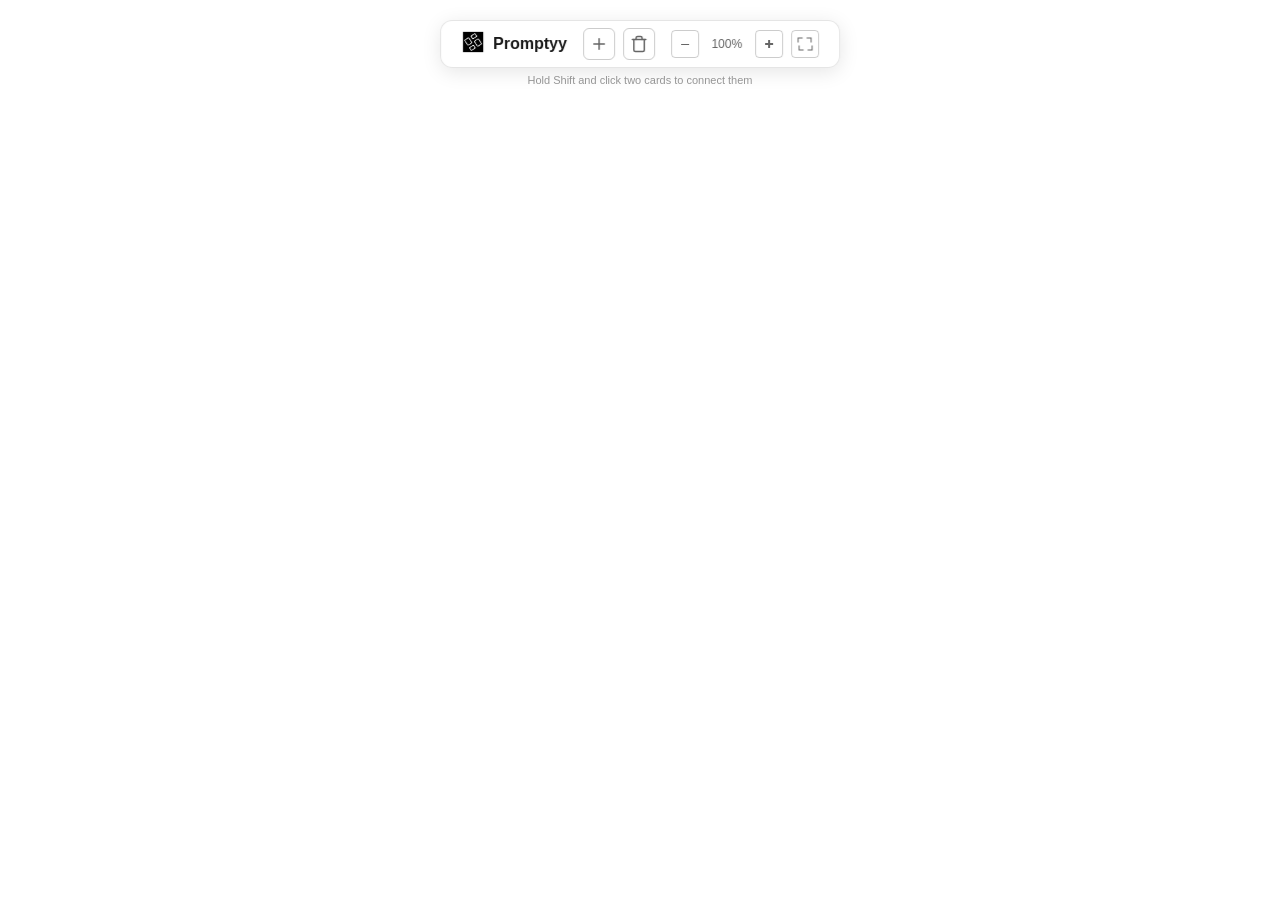
<file: index.html>
<!DOCTYPE html>
<html lang="en">
<head>
    <meta charset="UTF-8">
    <meta name="viewport" content="width=device-width, initial-scale=1.0">
    <title>Promptyy - Visual Idea Organization</title>
<link rel="icon" href="./icon.png" type="image/png">
<link rel="apple-touch-icon" href="./icon.png">
<link rel="shortcut icon" href="./icon.png">
    <link rel="stylesheet" href="styles/main.css">
    
    <!-- Google Analytics -->
    <!-- Google tag (gtag.js) -->
    <script async src="https://www.googletagmanager.com/gtag/js?id=G-LMWQ99DM6J"></script>
    <script>
      window.dataLayer = window.dataLayer || [];
      function gtag(){dataLayer.push(arguments);}
      gtag('js', new Date());

      gtag('config', 'G-LMWQ99DM6J');
    </script>
</head>
<body class="index-page">
    <!-- Floating Header Bar -->
    <div class="floating-bar">
        <!-- Left Section: Logo and Brand -->
        <div class="bar-left">
            <div class="logo-section">
                <a href="home.html" class="logo-link">
                    <div class="logo"><img src="./icon.png" alt="Logo" style="width: 24px; height: 24px;"></div>
                    <span class="brand-name">Promptyy</span>
                </a>
            </div>
        </div>

        <!-- Center Section: Action Buttons -->
        <div class="bar-center">
            <button class="action-btn-add" title="Add">
                <svg width="18" height="18" viewBox="0 0 24 24" fill="none" stroke="currentColor" stroke-width="2" stroke-linecap="round" stroke-linejoin="round">
                    <line x1="12" y1="5" x2="12" y2="19"></line>
                    <line x1="5" y1="12" x2="19" y2="12"></line>
                </svg>
            </button>
            <button class="action-btn-delete" title="Delete All">
                <svg width="18" height="18" viewBox="0 0 24 24" fill="none" stroke="currentColor" stroke-width="2" stroke-linecap="round" stroke-linejoin="round">
                    <polyline points="3,6 5,6 21,6"></polyline>
                    <path d="m19,6v14a2,2 0 0,1 -2,2H7a2,2 0 0,1 -2,-2V6m3,0V4a2,2 0 0,1 2,-2h4a2,2 0 0,1 2,2v2"></path>
                </svg>
            </button>
        </div>

        <!-- Right Section: Zoom Controls -->
        <div class="bar-right">
            <div class="zoom-controls">
                <button class="zoom-btn" id="zoom-out" title="Zoom Out">
                    <svg width="16" height="16" viewBox="0 0 16 16" fill="currentColor">
                        <path d="M4 8h8v1H4V8z"/>
                    </svg>
                </button>
                <span class="zoom-level">100%</span>
                <button class="zoom-btn" id="zoom-in" title="Zoom In">
                    <svg width="16" height="16" viewBox="0 0 16 16" fill="currentColor">
                        <path d="M7 4v3H4v2h3v3h2V9h3V7h-3V4H7z"/>
                    </svg>
                </button>
                <button class="zoom-btn" id="fit-screen" title="Fit Screen">
                    <svg width="16" height="16" viewBox="0 0 16 16" fill="currentColor">
                        <path d="M1.5 1.5h4v1h-4v4h-1v-5h5v1zM10.5 1.5h4v5h-1v-4h-4v-1h5zM14.5 14.5h-4v-1h4v-4h1v5h-5v-1zM5.5 14.5h-4v-5h1v4h4v1h-5v-1z"/>
                    </svg>
                </button>
            </div>
        </div>
    </div>

    <!-- Instructions -->
    <div class="instructions">
        <span class="instruction-text desktop-text">Hold Shift and click two cards to connect them</span>
        <span class="instruction-text mobile-text">Tap Connect button, then tap two cards to connect</span>
        <div class="mobile-connection-buttons">
            <button class="mobile-connect-btn" id="mobile-connect-btn" title="Connect Cards">
                <svg width="16" height="16" viewBox="0 0 24 24" fill="none" stroke="currentColor" stroke-width="2" stroke-linecap="round" stroke-linejoin="round">
                    <path d="M10 13a5 5 0 0 0 7.54.54l3-3a5 5 0 0 0-7.07-7.07l-1.72 1.71"></path>
                    <path d="M14 11a5 5 0 0 0-7.54-.54l-3 3a5 5 0 0 0 7.07 7.07l1.71-1.71"></path>
                </svg>
                <span class="btn-text">Connect</span>
            </button>
            <button class="mobile-disconnect-btn" id="mobile-disconnect-btn" title="Disconnect Cards">
                <svg width="16" height="16" viewBox="0 0 24 24" fill="none" stroke="currentColor" stroke-width="2" stroke-linecap="round" stroke-linejoin="round">
                    <line x1="18" y1="6" x2="6" y2="18"></line>
                    <line x1="6" y1="6" x2="18" y2="18"></line>
                </svg>
                <span class="btn-text">Disconnect</span>
            </button>
        </div>
    </div>

    <!-- Main Content Area -->
    <main class="main-content">
        <div class="canvas-area">
            <!-- Your canvas content will go here -->
        </div>
    </main>

    <script src="scripts/main.js"></script>
</body>
</html>
</file>
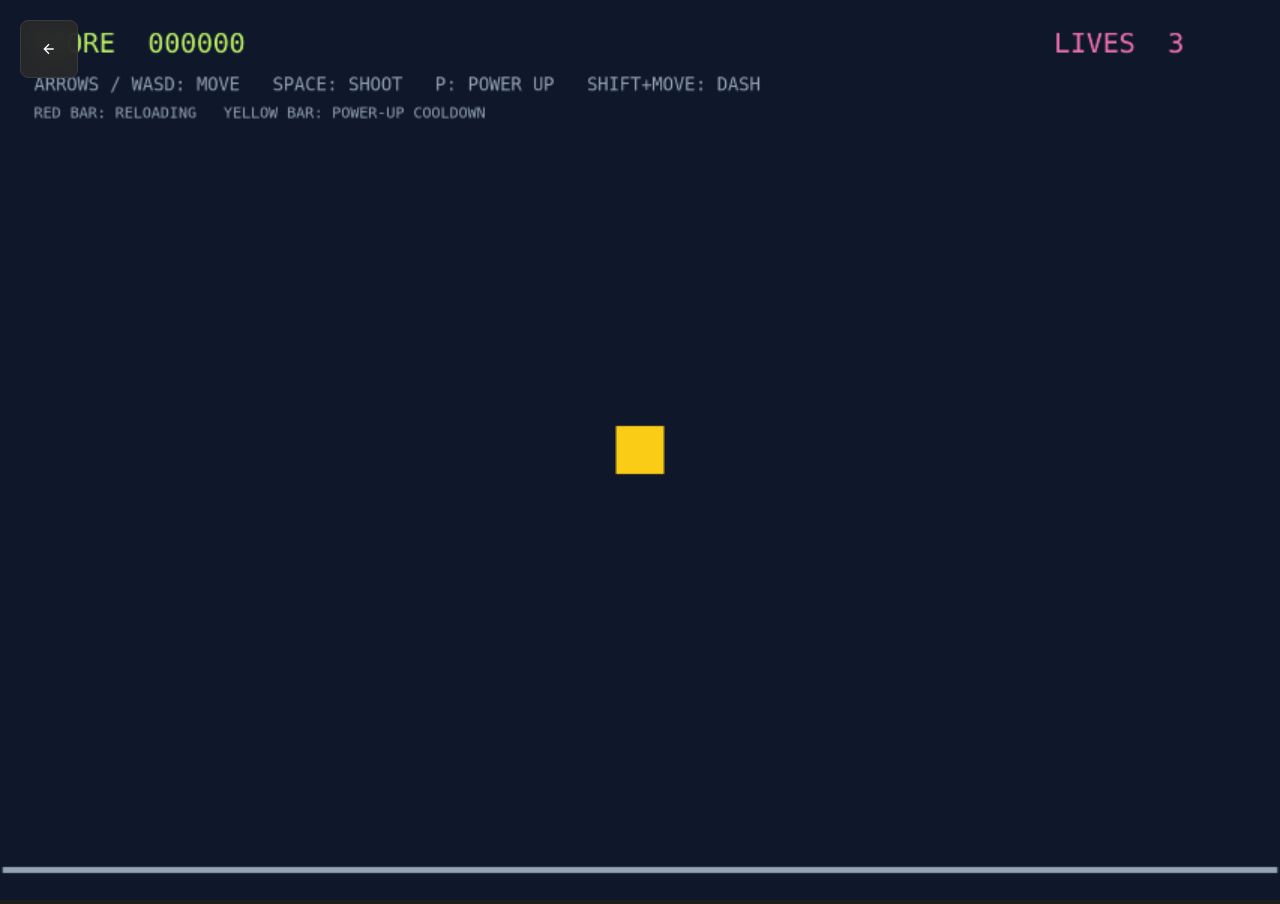
<file: game/index.html>
<!DOCTYPE html>
<html lang="en">
  <head>
    <meta charset="UTF-8" />
    <link rel="icon" href="../icon.png" />
    <meta name="viewport" content="width=device-width, initial-scale=1.0" />
    <title>Build Game - Promptyy</title>
    <script type="module" crossorigin src="./assets/index-yx-SxuXK.js"></script>
        <!-- Google Analytics -->
   <!-- Google tag (gtag.js) -->
<script async src="https://www.googletagmanager.com/gtag/js?id=G-LMWQ99DM6J"></script>
<script>
  window.dataLayer = window.dataLayer || [];
  function gtag(){dataLayer.push(arguments);}
  gtag('js', new Date());

  gtag('config', 'G-LMWQ99DM6J');
</script>
    <style>
      body {
        margin: 0;
        padding: 0;
        background-color: #1e1e1e;
        font-family: -apple-system, BlinkMacSystemFont, 'Segoe UI', Roboto, sans-serif;
      }
      
      .game-nav {
        position: fixed;
        top: 20px;
        left: 20px;
        z-index: 1000;
      }
      
      .back-btn {
        display: flex;
        align-items: center;
        justify-content: center;
        padding: 8px;
        background-color: rgba(42, 42, 42, 0.9);
        border: 1px solid #3a3a3a;
        border-radius: 8px;
        color: #ffffff;
        text-decoration: none;
        transition: all 0.2s ease;
        backdrop-filter: blur(10px);
        width: 40px;
        height: 40px;
      }
      
      .back-btn:hover {
        background-color: rgba(58, 58, 58, 0.9);
        border-color: #4a4a4a;
        transform: translateY(-1px);
      }
      
      .back-btn svg {
        width: 16px;
        height: 16px;
      }
    </style>
  </head>
  <body>
    <nav class="game-nav">
      <a href="../home.html" class="back-btn">
        <svg viewBox="0 0 24 24" fill="none" stroke="currentColor" stroke-width="2">
          <path d="M19 12H5M12 19l-7-7 7-7"/>
        </svg>
      </a>
    </nav>
  </body>
</html>
</file>
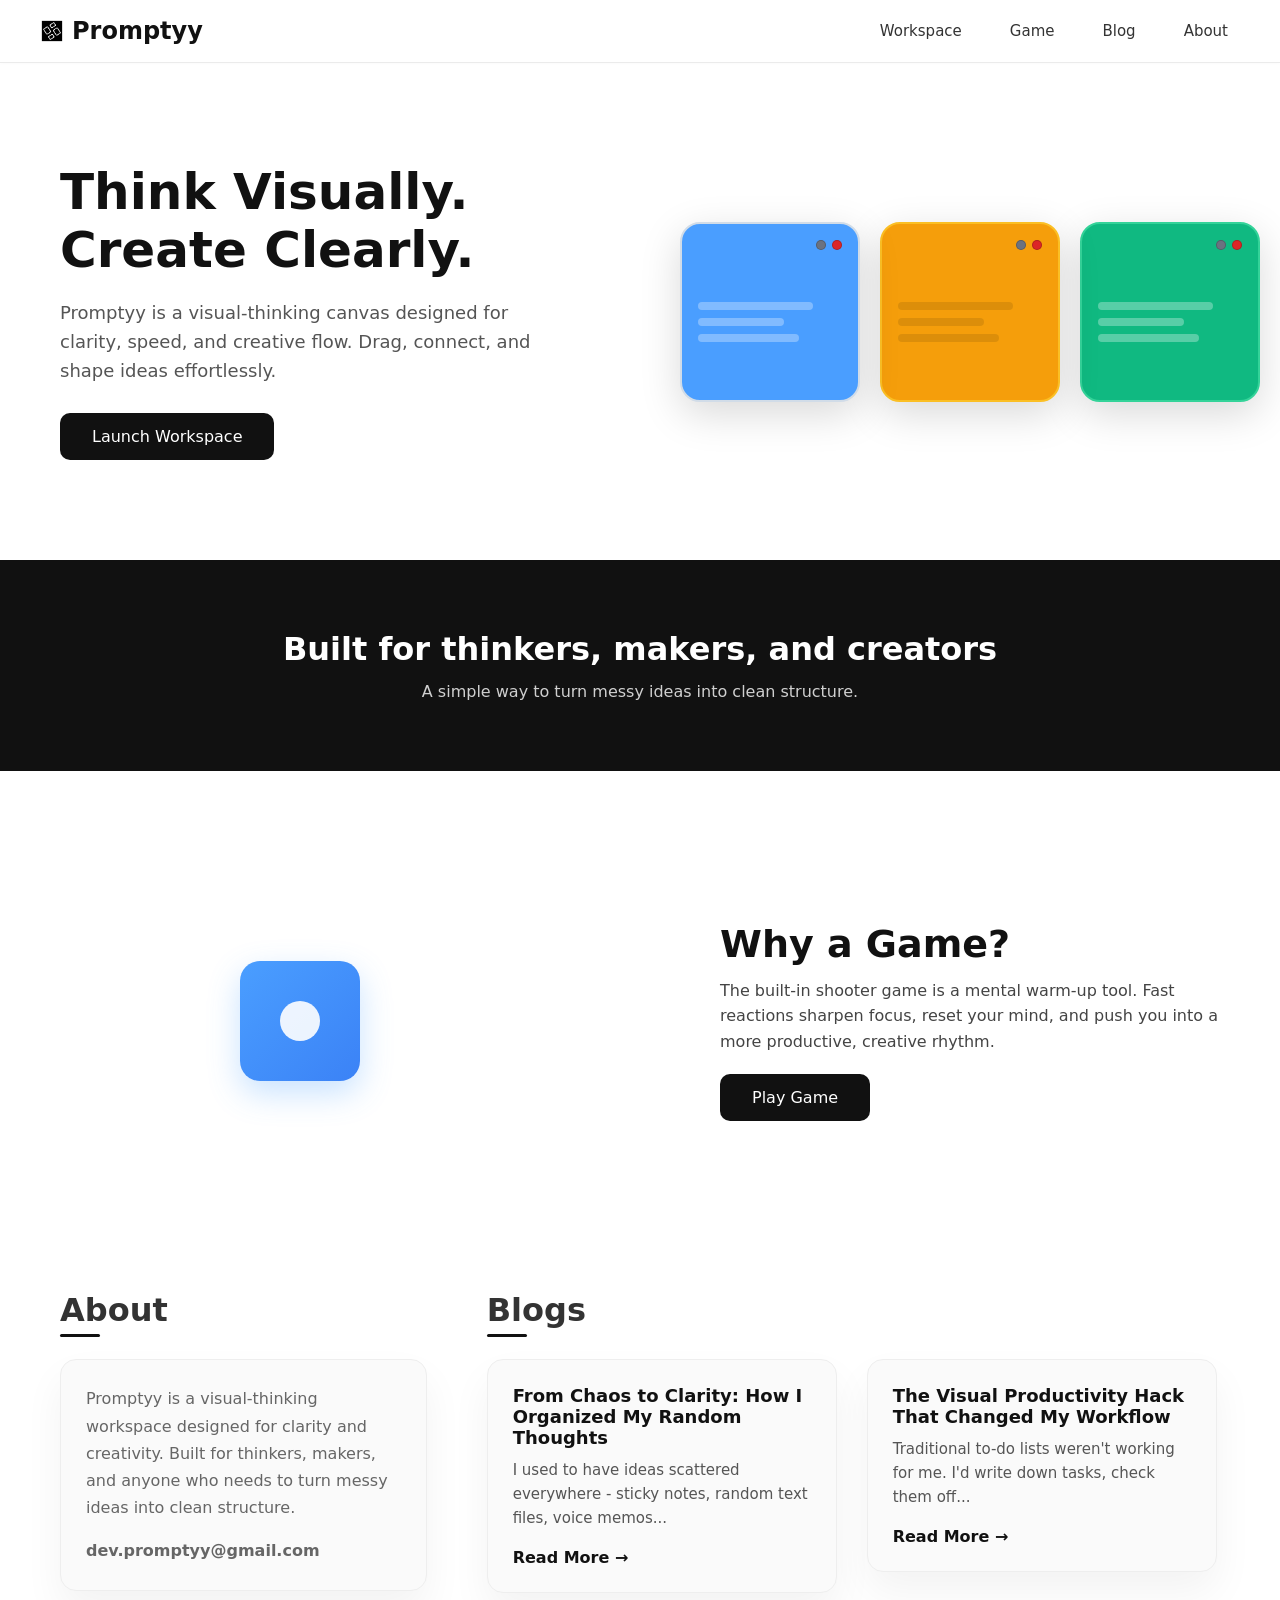
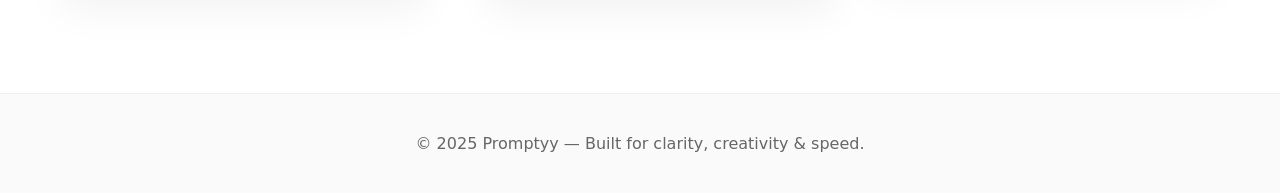
<file: home.html>
<!DOCTYPE html>
<html lang="en">
<head>
<link rel="icon" href="./icon.png" type="image/png">
<link rel="apple-touch-icon" href="./icon.png">
<link rel="shortcut icon" href="./icon.png">
<meta charset="UTF-8">
<meta name="viewport" content="width=device-width, initial-scale=1.0">
<title>Promptyy — Visual Thinking Workspace</title>

<!-- Workspace CSS (kept separate) -->
<link rel="stylesheet" href="./styles/workspace.css">

<style>
/* ------------- MAIN PAGE LAYOUT CSS ------------- */
/* (Clean, stable, fully aligned) */

body {
  margin: 0;
  font-family: system-ui, sans-serif;
  background: #fff;
  color: #111;
  scroll-behavior: smooth;
}

/* NAVIGATION */
nav {
  display: flex;
  justify-content: space-between;
  align-items: center;
  padding: 16px 40px;
  background: rgba(255,255,255,0.98);
  backdrop-filter: blur(20px);
  border-bottom: 1px solid rgba(0,0,0,0.08);
  position: sticky;
  top: 0;
  z-index: 1000;
  box-shadow: 0 1px 3px rgba(0,0,0,0.02);
}

.nav-left {
  font-size: 24px;
  font-weight: 700;
  display: flex;
  align-items: center;
  gap: 8px;
}

.nav-left-icon {
  width: 24px;
  height: 24px;
}

.nav-right {
  display: flex;
  gap: 24px;
  align-items: center;
}

.nav-right a {
  text-decoration: none;
  color: #333;
  font-size: 15px;
  font-weight: 500;
  padding: 6px 12px;
  border-radius: 6px;
  transition: all 0.2s ease;
  position: relative;
}

.nav-right a:hover {
  background: rgba(0,0,0,0.04);
  transform: translateY(-1px);
}

.nav-right a:active {
  transform: translateY(0);
  background: rgba(0,0,0,0.08);
}

/* UNIFIED SECTION SPACING */
section {
  padding: 100px clamp(20px, 5vw, 60px);
  max-width: 1300px;
  margin: auto;
}

.game-section {
  padding-bottom: 60px;
}

.about-blog-section {
  padding-top: 60px;
}

/* HERO SECTION */
.hero {
  display: flex;
  align-items: center;
  justify-content: space-between;
  gap: 60px;
  flex-wrap: wrap;
}

.hero-left {
  max-width: 500px;
}

.hero-left h1 {
  font-size: clamp(34px, 5vw, 50px);
  margin-bottom: 20px;
}

.hero-left p {
  color: #555;
  font-size: 18px;
  line-height: 1.6;
}

.hero-btn {
  margin-top: 28px;
  display: inline-block;
  padding: 14px 32px;
  background: #111;
  color: #fff;
  text-decoration: none;
  border-radius: 10px;
  font-size: 16px;
}

/* HERO UI MOCK */
.ui-mock {
  width: 600px;
  height: 240px;
  max-width: 100%;
  position: relative;
  display: flex;
  align-items: center;
  justify-content: flex-start;
  padding-left: 60px;
}

.ui-card {
  position: absolute;
  width: 180px;
  height: 180px;
  background: #4a9eff;
  border: 2px solid #d1dce8;
  border-radius: 20px;
  padding: 16px;
  box-shadow: 0 12px 40px rgba(0,0,0,0.15);
  display: flex;
  flex-direction: column;
  animation: floatIn 0.6s ease-out;
}

.ui-card.card-1 {
  background: #4a9eff;
  border-color: #d1dce8;
  z-index: 3;
  animation-delay: 0.1s;
}

.ui-card.card-2 {
  background: #f59e0b;
  border-color: #fbbf24;
  transform: translate(200px, 0);
  z-index: 2;
  animation-delay: 0.3s;
}

.ui-card.card-3 {
  background: #10b981;
  border-color: #34d399;
  transform: translate(400px, 0);
  z-index: 1;
  animation-delay: 0.5s;
}

.ui-card-header {
  height: 20px;
  display: flex;
  justify-content: flex-end;
  gap: 6px;
}

.ui-dot {
  width: 10px;
  height: 10px;
  border-radius: 50%;
  border: 1px solid rgba(0,0,0,0.2);
}

.ui-dot.color {
  background: #6b7280;
}

.ui-dot.delete {
  background: #dc2626;
}

.ui-card-content {
  flex: 1;
  display: flex;
  flex-direction: column;
  justify-content: center;
  gap: 8px;
  padding: 8px 0;
}

.ui-text-bar {
  height: 8px;
  border-radius: 4px;
  background: rgba(255, 255, 255, 0.3);
}

.ui-text-bar.bar-1 {
  width: 80%;
}

.ui-text-bar.bar-2 {
  width: 60%;
}

.ui-text-bar.bar-3 {
  width: 70%;
}

.ui-card.card-2 .ui-text-bar {
  background: rgba(0, 0, 0, 0.1);
}

@keyframes floatIn {
  from {
    opacity: 0;
    transform: scale(0.8) translateY(20px);
  }
  to {
    opacity: 1;
    transform: scale(1) translateY(0);
  }
}

/* VALIDATION BANNER */
.validation {
  background: #111;
  color: #fff;
  text-align: center;
  padding: 70px 20px;
}

.validation h2 {
  font-size: 32px;
  margin-bottom: 14px;
}

/* GAME SECTION */
.game-section {
  display: flex;
  align-items: center;
  justify-content: space-between;
  gap: 60px;
  flex-wrap: wrap;
}

.game-preview-mock {
  width: 480px;
  height: 300px;
  background: transparent;
  position: relative;
  overflow: hidden;
  display: flex;
  align-items: center;
  justify-content: center;
}

.game-square {
  width: 120px;
  height: 120px;
  background: linear-gradient(135deg, #4a9eff 0%, #3b82f6 100%);
  border-radius: 20px;
  box-shadow: 0 12px 32px rgba(74, 158, 255, 0.3);
  animation: pulse 2s ease-in-out infinite;
}

.game-square::before {
  content: '';
  position: absolute;
  top: -20px;
  left: -20px;
  right: -20px;
  bottom: -20px;
  border: 3px solid rgba(74, 158, 255, 0.3);
  border-radius: 24px;
  animation: rotate 3s linear infinite;
}

.game-square::after {
  content: '';
  position: absolute;
  top: 50%;
  left: 50%;
  transform: translate(-50%, -50%);
  width: 40px;
  height: 40px;
  background: rgba(255, 255, 255, 0.9);
  border-radius: 50%;
  animation: innerPulse 2s ease-in-out infinite;
}

@keyframes pulse {
  0%, 100% { transform: scale(1); }
  50% { transform: scale(1.1); }
}

@keyframes rotate {
  0% { transform: rotate(0deg); }
  100% { transform: rotate(360deg); }
}

@keyframes innerPulse {
  0%, 100% { 
    transform: translate(-50%, -50%) scale(1);
    opacity: 0.9;
  }
  50% { 
    transform: translate(-50%, -50%) scale(1.2);
    opacity: 0.6;
  }
}

.game-text {
  max-width: 500px;
}

.game-text h2 {
  font-size: 38px;
  margin-bottom: 12px;
}

.game-text p {
  line-height: 1.6;
  color: #444;
}

/* ABOUT & BLOG SECTION */
.about-blog-section {
  display: flex;
  justify-content: space-between;
  gap: 60px;
  align-items: flex-start;
  flex-wrap: wrap;
}

.about-left {
  flex: 1;
  min-width: 300px;
  max-width: 400px;
}

.about-left h2 {
  font-size: 32px;
  margin-bottom: 30px;
  color: #333;
  position: relative;
}

.about-left h2::after {
  content: '';
  position: absolute;
  bottom: -8px;
  left: 0;
  width: 40px;
  height: 3px;
  background: #111;
  border-radius: 2px;
}

.about-card {
  background: #fafafa;
  padding: 25px;
  border-radius: 16px;
  border: 1px solid #eee;
  box-shadow: 0 20px 40px rgba(0,0,0,0.05);
  height: 100%;
  display: flex;
  flex-direction: column;
  justify-content: space-between;
}

.about-card p {
  color: #666;
  line-height: 1.7;
  font-size: 16px;
  margin-bottom: 16px;
}

.about-card p:last-child {
  margin-bottom: 0;
}

.blog-right {
  flex: 2;
  min-width: 400px;
}

.blog-right h2 {
  font-size: 32px;
  margin-bottom: 30px;
  color: #333;
  position: relative;
}

.blog-right h2::after {
  content: '';
  position: absolute;
  bottom: -8px;
  left: 0;
  width: 40px;
  height: 3px;
  background: #111;
  border-radius: 2px;
}

.blog-grid {
  display: flex;
  gap: 30px;
  flex-wrap: wrap;
  height: 100%;
}

.blog-card {
  flex: 1;
  min-width: 280px;
  max-width: 350px;
  background: #fafafa;
  padding: 25px;
  border-radius: 16px;
  border: 1px solid #eee;
  box-shadow: 0 20px 40px rgba(0,0,0,0.05);
  height: 100%;
  display: flex;
  flex-direction: column;
  justify-content: space-between;
}

.blog-card h3 {
  margin-bottom: 10px;
  font-size: 18px;
}

.blog-card p {
  color: #555;
  line-height: 1.6;
  margin-bottom: 18px;
  font-size: 15px;
}

.blog-card a {
  text-decoration: none;
  font-weight: 600;
  color: #111;
}

/* FOOTER */
footer {
  padding: 40px;
  background: #fafafa;
  text-align: center;
  color: #666;
  border-top: 1px solid #eee;
}

/* RESPONSIVE FIXES (REMOVES SCATTERING) */
@media (max-width: 900px) {
  body {
    overflow-x: hidden;
  }

  .hero,
  .game-section {
    flex-direction: column;
    text-align: center;
  }

  .hero-left,
  .game-text {
    max-width: 600px;
  }

  .game-preview-mock {
    width: 100%;
    max-width: 450px;
  }

  nav {
    padding: 12px 20px;
    position: fixed;
    top: 0;
    left: 0;
    right: 0;
    z-index: 1000;
  }

  .nav-right {
    display: none;
  }

  .hero {
    padding-top: 80px;
    min-height: 100vh;
    display: flex;
    flex-direction: column;
    justify-content: flex-start;
    overflow: hidden;
  }

  .ui-mock {
    width: 100vw;
    max-width: 100vw;
    height: 50vh;
    overflow-x: auto;
    overflow-y: hidden;
    padding-left: 20px;
    margin: 20px -20px;
  }

  .ui-card {
    min-width: 180px;
    flex-shrink: 0;
  }

  section {
    padding: 60px 20px;
  }
}

</style>
</head>

<body>

<nav>
  <div class="nav-left"><img src="./icon.png" alt="Promptyy" class="nav-left-icon"> Promptyy</div>
  <div class="nav-right">
    <a href="#workspace">Workspace</a>
    <a href="#game">Game</a>
    <a href="#blog">Blog</a>
    <a href="#about">About</a>
  </div>
</nav>

<!-- HERO / WORKSPACE -->
<section class="hero" id="workspace">
  <div class="hero-left">
    <h1>Think Visually. Create Clearly.</h1>
    <p>Promptyy is a visual-thinking canvas designed for clarity, speed, and creative flow.  
       Drag, connect, and shape ideas effortlessly.</p>

    <a href="index.html" class="hero-btn">Launch Workspace</a>
  </div>

  <div class="ui-mock">
    <div class="ui-card card-1">
      <div class="ui-card-header">
        <div class="ui-dot color"></div>
        <div class="ui-dot delete"></div>
      </div>
      <div class="ui-card-content">
        <div class="ui-text-bar bar-1"></div>
        <div class="ui-text-bar bar-2"></div>
        <div class="ui-text-bar bar-3"></div>
      </div>
    </div>
    
    <div class="ui-card card-2">
      <div class="ui-card-header">
        <div class="ui-dot color"></div>
        <div class="ui-dot delete"></div>
      </div>
      <div class="ui-card-content">
        <div class="ui-text-bar bar-1"></div>
        <div class="ui-text-bar bar-2"></div>
        <div class="ui-text-bar bar-3"></div>
      </div>
    </div>
    
    <div class="ui-card card-3">
      <div class="ui-card-header">
        <div class="ui-dot color"></div>
        <div class="ui-dot delete"></div>
      </div>
      <div class="ui-card-content">
        <div class="ui-text-bar bar-1"></div>
        <div class="ui-text-bar bar-2"></div>
        <div class="ui-text-bar bar-3"></div>
      </div>
    </div>
  </div>
</section>

<!-- VALIDATION -->
<section class="validation">
  <h2>Built for thinkers, makers, and creators</h2>
  <p style="opacity:0.8;">A simple way to turn messy ideas into clean structure.</p>
</section>

<!-- GAME -->
<section class="game-section" id="game">
  <div class="game-preview-mock">
    <div class="game-square"></div>
  </div>

  <div class="game-text">
    <h2>Why a Game?</h2>
    <p>The built-in shooter game is a mental warm-up tool.  
       Fast reactions sharpen focus, reset your mind, and push you into a more productive, creative rhythm.</p>

    <a href="game/index.html" class="hero-btn" style="margin-top:20px;">Play Game</a>
  </div>
</section>

<!-- ABOUT & BLOG -->
<section class="about-blog-section" id="about">
  <div class="about-left">
    <h2>About</h2>
    <div class="about-card">
      <p>Promptyy is a visual-thinking workspace designed for clarity and creativity.  
         Built for thinkers, makers, and anyone who needs to turn messy ideas into clean structure.</p>
      <p><strong>dev.promptyy@gmail.com</strong></p>
    </div>
  </div>
  
  <div class="blog-right" id="blog">
    <h2>Blogs</h2>
    <div class="blog-grid">
      <div class="blog-card">
        <h3>From Chaos to Clarity: How I Organized My Random Thoughts</h3>
        <p>I used to have ideas scattered everywhere - sticky notes, random text files, voice memos...</p>
        <a href="blog-visual-thinking.html">Read More →</a>
      </div>
      <div class="blog-card">
        <h3>The Visual Productivity Hack That Changed My Workflow</h3>
        <p>Traditional to-do lists weren't working for me. I'd write down tasks, check them off...</p>
        <a href="blog-productivity-hacks.html">Read More →</a>
      </div>
    </div>
  </div>
</section>

<footer>
  © 2025 Promptyy — Built for clarity, creativity & speed.
</footer>

</body>
</html>
</file>
<file: styles/main.css>
/* Reset and Base Styles */
* {
    margin: 0;
    padding: 0;
    box-sizing: border-box;
}

/* Only apply fixed positioning to index.html body */
body.index-page {
    font-family: -apple-system, BlinkMacSystemFont, 'Segoe UI', Roboto, Oxygen, Ubuntu, Cantarell, sans-serif;
    background-color: #ffffff;
    color: #1a1a1a;
    height: 100vh;
    overflow: hidden;
    width: 100vw;
    position: fixed;
}

/* Default body styles for other pages */
body {
    font-family: -apple-system, BlinkMacSystemFont, 'Segoe UI', Roboto, Oxygen, Ubuntu, Cantarell, sans-serif;
    background-color: #ffffff;
    color: #1a1a1a;
    height: 100vh;
    overflow: hidden;
}

/* Floating Bar */
.floating-bar {
    position: fixed;
    top: 20px;
    left: 50%;
    transform: translateX(-50%);
    height: 48px;
    background-color: #ffffff;
    border: 1px solid rgba(0, 0, 0, 0.1);
    border-radius: 12px;
    display: flex;
    align-items: center;
    justify-content: space-between;
    padding: 0 20px;
    z-index: 1000;
    backdrop-filter: blur(10px);
    background-color: rgba(255, 255, 255, 0.95);
    box-shadow: 0 4px 20px rgba(0, 0, 0, 0.1);
    min-width: auto;
    width: auto;
    gap: 16px;
}

/* Bar Left Section */
.bar-left {
    display: flex;
    align-items: center;
    flex: 0 0 auto;
}

.logo-section {
    display: flex;
    align-items: center;
    gap: 8px;
}

.logo-link {
    display: flex;
    align-items: center;
    gap: 8px;
    text-decoration: none;
    color: inherit;
    transition: opacity 0.2s ease;
}

.logo-link:hover {
    opacity: 0.8;
}

.logo {
    font-size: 20px;
    font-weight: bold;
    color: #4a9eff;
}

.brand-name {
    font-size: 16px;
    font-weight: 600;
    color: #1a1a1a;
}

/* Bar Center Section */
.bar-center {
    display: flex;
    justify-content: center;
    align-items: center;
    gap: 8px;
    flex: 0 0 auto;
}

.bar-center .action-btn-add,
.bar-center .action-btn-delete {
    display: flex;
    align-items: center;
    justify-content: center;
    width: 32px;
    height: 32px;
    border: 1px solid rgba(0, 0, 0, 0.2);
    background-color: transparent;
    border-radius: 6px;
    cursor: pointer;
    transition: all 0.2s ease;
    color: #666666;
}

.bar-center .action-btn-add:hover,
.bar-center .action-btn-delete:hover {
    border-color: #1a1a1a;
    color: #1a1a1a;
    background-color: rgba(0, 0, 0, 0.05);
    transform: scale(1.02);
}

.bar-center .action-btn-add:focus,
.bar-center .action-btn-delete:focus {
    outline-offset: 2px;
    border-color: #4a9eff;
}

.bar-center .action-btn-add:active,
.bar-center .action-btn-delete:active {
    border-color: #ffffff;
    color: #ffffff;
    transform: scale(1.04);
}

/* Bar Right Section */
.bar-right {
    display: flex;
    align-items: center;
    gap: 8px;
    flex: 0 0 auto;
}

.bar-right .zoom-controls {
    background-color: transparent;
    padding: 0;
    border: none;
    border-radius: 0;
    position: static;
    bottom: auto;
    left: auto;
    box-shadow: none;
}

/* Zoom Controls in Bar */
.zoom-controls {
    display: flex;
    align-items: center;
    gap: 8px;
}

.zoom-btn {
    display: flex;
    align-items: center;
    justify-content: center;
    width: 28px;
    height: 28px;
    border: 1px solid rgba(0, 0, 0, 0.2);
    background-color: transparent;
    border-radius: 4px;
    cursor: pointer;
    transition: all 0.2s ease;
    color: #666666;
}

.zoom-btn:hover {
    border-color: #1a1a1a;
    color: #1a1a1a;
    background-color: rgba(0, 0, 0, 0.05);
    transform: scale(1.02);
}

.zoom-level {
    font-size: 12px;
    font-weight: 500;
    color: #666666;
    min-width: 40px;
    text-align: center;
}

/* Instructions */
.instructions {
    position: fixed;
    top: 70px;
    left: 50%;
    transform: translateX(-50%);
    z-index: 999;
    pointer-events: none;
    display: flex;
    align-items: center;
    gap: 8px;
}

.instruction-text {
    color: #999999;
    padding: 4px 8px;
    font-size: 11px;
    font-weight: 400;
    white-space: nowrap;
}

.desktop-text {
    display: block;
}

.mobile-text {
    display: none;
}

.mobile-connect-btn,
.mobile-disconnect-btn {
    display: flex;
    align-items: center;
    gap: 4px;
    background: rgba(74, 158, 255, 0.15);
    color: #4a9eff;
    border: 1px solid rgba(74, 158, 255, 0.3);
    padding: 4px 8px;
    border-radius: 6px;
    font-size: 11px;
    font-weight: 500;
    cursor: pointer;
    transition: all 0.2s ease;
    pointer-events: all;
    min-height: 32px;
    min-width: 80px;
    justify-content: center;
    position: relative;
    z-index: 1;
}

.mobile-connect-btn:hover,
.mobile-disconnect-btn:hover {
    background: rgba(74, 158, 255, 0.25);
    border-color: rgba(74, 158, 255, 0.5);
}

.mobile-connect-btn.active {
    background: rgba(74, 158, 255, 0.4);
    border-color: #4a9eff;
    color: #ffffff;
}

.mobile-disconnect-btn.active {
    background: rgba(255, 74, 74, 0.4);
    border-color: #ff4a4a;
    color: #ffffff;
}

.mobile-disconnect-btn {
    background: rgba(255, 74, 74, 0.15);
    color: #ff4a4a;
    border: 1px solid rgba(255, 74, 74, 0.3);
}

.mobile-disconnect-btn:hover {
    background: rgba(255, 74, 74, 0.25);
    border-color: rgba(255, 74, 74, 0.5);
}

.mobile-connection-btn {
    display: none;
    align-items: center;
    gap: 4px;
    background: rgba(74, 158, 255, 0.15);
    color: #4a9eff;
    border: 1px solid rgba(74, 158, 255, 0.3);
    padding: 4px 8px;
    border-radius: 6px;
    font-size: 11px;
    font-weight: 500;
    cursor: pointer;
    transition: all 0.2s ease;
    pointer-events: all;
}

.mobile-connection-btn.active {
    background: rgba(74, 158, 255, 0.4);
    border-color: #4a9eff;
    color: #ffffff;
}

.mobile-connection-buttons {
    display: none;
    align-items: center;
    gap: 6px;
}

/* Action button menu */
.action-btn-menu {
    display: none;
    align-items: center;
    justify-content: center;
    width: 32px;
    height: 32px;
    border: 1px solid #3a3a3a;
    background-color: transparent;
    border-radius: 6px;
    cursor: pointer;
    transition: all 0.2s ease;
    color: #cccccc;
}

.action-btn-menu:hover {
    border-color: #ffffff;
    color: #ffffff;
    transform: scale(1.02);
}

.action-btn-menu:focus {
    outline-offset: 2px;
    border-color: #4a9eff;
}

.action-btn-menu:active {
    border-color: #ffffff;
    color: #ffffff;
    transform: scale(1.04);
}

/* Main Content Area */
.main-content {
    height: 100vh;
    position: relative;
}

.canvas-area {
    width: 100%;
    height: 100%;
    background-color: #ffffff;
    display: flex;
    align-items: center;
    justify-content: center;
    position: relative;
}

.canvas-area::before {
    display: none;
}

/* Responsive Design */
@media (max-width: 768px) {
    .floating-bar {
        min-width: auto;
        width: 95%;
        padding: 0 12px;
        gap: 0;
        top: 10px;
        justify-content: space-between;
    }
    
    .bar-left {
        flex: 0 0 auto;
    }
    
    .bar-center {
        gap: 8px;
        flex: 1 1 auto;
        justify-content: center;
        margin: 0 8px;
    }
    
    .bar-right {
        flex: 0 0 auto;
    }
    
    .bar-left .brand-name {
        display: none;
    }
    
    .bar-right .zoom-controls {
        gap: 6px;
    }
    
    .zoom-btn {
        width: 24px;
        height: 24px;
    }
    
    .zoom-level {
        font-size: 10px;
        min-width: 32px;
    }
    
    .instructions {
        top: 60px;
        flex-direction: column;
        gap: 4px;
    }
    
    .desktop-text {
        display: none;
    }
    
    .mobile-text {
        display: block;
    }
    
    .mobile-connection-btn {
        display: none;
    }
    
    .mobile-connection-buttons {
        display: flex;
    }
    
    .mobile-connect-btn,
    .mobile-disconnect-btn {
        min-height: 44px;
        min-width: 44px;
        padding: 8px 12px;
        font-size: 12px;
    }
    
    .mobile-connect-btn::after,
    .mobile-disconnect-btn::after {
        content: '';
        position: absolute;
        top: -10px;
        left: -10px;
        right: -10px;
        bottom: -10px;
    }
    
    .resizable-card {
        width: 140px;
        height: 140px;
        min-width: 120px;
        min-height: 120px;
        max-width: 85vw;
        max-height: 50vh;
    }
    
    .resizable-card .card-header {
        height: 50px;
        padding: 8px;
    }
    
    .resizable-card .card-controls {
        padding: 10px;
        gap: 6px;
    }
    
    .resizable-card .control-dot {
        width: 20px;
        height: 20px;
        min-width: 44px;
        min-height: 44px;
    }
    
    .resizable-card .card-content {
        padding: 15px;
    }
    
    .resizable-card .content-area {
        font-size: 16px;
        padding: 8px;
    }
    
    .resize-handle {
        width: 24px;
        height: 24px;
        min-width: 44px;
        min-height: 44px;
        bottom: 6px;
        right: 6px;
    }
}

@media (max-width: 480px) {
    .floating-bar {
        width: 98%;
        padding: 0 6px;
    }
    
    .logo {
        font-size: 18px;
    }
    
    .action-btn-add,
    .action-btn-delete,
    .action-btn-menu {
        width: 28px;
        height: 28px;
    }
    
    .zoom-btn {
        width: 22px;
        height: 22px;
    }
    
    .zoom-level {
        font-size: 9px;
        min-width: 28px;
    }
}

/* Animation and Transitions */
@keyframes fadeIn {
    from {
        opacity: 0;
        transform: translateX(-50%) translateY(-10px);
    }
    to {
        opacity: 1;
        transform: translateX(-50%) translateY(0);
    }
}

.floating-bar {
    animation: fadeIn 0.3s ease-out;
}

/* Focus States */
.zoom-btn:focus {
    outline-offset: 2px;
    border-color: #4a9eff;
}

.bar-center .action-btn-add:focus,
.bar-center .action-btn-delete:focus,
.action-btn-menu:focus {
    outline-offset: 2px;
    border-color: #4a9eff;
}

/* Disabled States */
.zoom-btn:disabled,
.bar-center .action-btn-add:disabled,
.bar-center .action-btn-delete:disabled,
.action-btn-menu:disabled {
    opacity: 0.5;
    cursor: not-allowed;
    border-color: #3a3a3a;
    color: #3a3a3a;
}

.zoom-btn:disabled:hover,
.bar-center .action-btn-add:disabled:hover,
.bar-center .action-btn-delete:disabled:hover,
.action-btn-menu:disabled:hover {
    border-color: #3a3a3a;
    color: #3a3a3a;
    transform: none;
}

/* Simple Colored Card */
.resizable-card {
    position: absolute;
    top: 100px;
    left: 100px;
    transform: scale(0.9);
    width: 150px;
    height: 150px;
    min-width: 120px;
    min-height: 120px;
    background: var(--card-primary, #4a9eff);
    border: 2px solid var(--card-border, #d1dce8);
    border-radius: 20px;
    box-shadow: 0 8px 25px rgba(0, 0, 0, 0.15);
    z-index: 1500;
    opacity: 0;
    transition: all 0.3s cubic-bezier(0.34, 1.56, 0.64, 1);
    cursor: grab;
    display: flex;
    flex-direction: column;
    padding: 10px;
}

.resizable-card.selected-for-connection {
    border-width: 4px;
}

.canvas-area.connection-mode-active {
    background: rgba(74, 158, 255, 0.02);
    border: 2px dashed rgba(74, 158, 255, 0.3);
}

.canvas-area.disconnect-mode-active {
    background: rgba(255, 100, 100, 0.02);
    border: 2px dashed rgba(255, 100, 100, 0.3);
}

.resizable-card.show {
    opacity: 1;
    transform: scale(1);
}

.resizable-card.dragging {
    cursor: grabbing;
    box-shadow: 0 12px 35px rgba(0, 0, 0, 0.4);
    transform: scale(1.05);
}

.resizable-card.removing {
    opacity: 0;
    transform: scale(0.8);
    transition: all 0.3s cubic-bezier(0.4, 0, 0.2, 1);
}

/* Card Header */
.resizable-card .card-header {
    display: flex;
    align-items: center;
    justify-content: flex-end;
    padding: 0;
    height: 20px;
    flex-shrink: 0;
    cursor: grab;
    border-radius: 20px 20px 0 0;
}

.resizable-card .card-header:active {
    cursor: grabbing;
}

/* Card Controls */
.resizable-card .card-controls {
    display: flex;
    gap: 4px;
    padding: 8px;
}

.resizable-card .control-dot {
    width: 12px;
    height: 12px;
    border-radius: 50%;
    cursor: pointer;
    transition: all 0.2s ease;
    border: 1px solid rgba(0, 0, 0, 0.3);
}

.resizable-card .color-dot {
    background: rgba(107, 114, 128, 0.8);
}

.resizable-card .delete-dot {
    background: rgba(220, 38, 38, 0.9);
}

.resizable-card .control-dot:hover {
    transform: scale(1.2);
    border-color: rgba(0, 0, 0, 0.5);
}

.resizable-card .color-dot:hover {
    background: rgba(75, 85, 99, 0.9);
    box-shadow: 0 0 8px rgba(107, 114, 128, 0.4);
}

.resizable-card .delete-dot:hover {
    background: rgba(185, 28, 28, 0.9);
    box-shadow: 0 0 8px rgba(220, 38, 38, 0.4);
}

/* Card Content */
.resizable-card .card-content {
    flex: 1;
    display: flex;
    align-items: center;
    justify-content: center;
    overflow: hidden;
}

.resizable-card .content-area {
    width: 100%;
    height: 100%;
    color: #1a1a1a;
    font-size: 14px;
    line-height: 1.4;
    outline: none;
    border: none;
    background: transparent;
    resize: none;
    overflow: hidden;
    word-wrap: break-word;
    white-space: pre-wrap;
    text-align: left;
    font-weight: 500;
    padding: 4px;
}

.resizable-card .content-area:focus {
    color: #1a1a1a;
}

.resizable-card .placeholder-text {
    color: #1a1a1a;
    opacity: 0.6;
    font-style: italic;
    font-weight: 400;
}

/* Resize Handle */
.resizable-card .resize-handle {
    position: absolute;
    bottom: 2px;
    right: 2px;
    width: 16px;
    height: 16px;
    cursor: nwse-resize;
    opacity: 0;
    transition: opacity 0.2s ease;
    background: linear-gradient(135deg, transparent 50%, rgba(255, 255, 255, 0.3) 50%);
    border-radius: 0 0 18px 0;
    z-index: 10;
}

.resizable-card:hover .resize-handle {
    opacity: 1;
}

.resizable-card .resize-handle:hover {
    background: linear-gradient(135deg, transparent 50%, rgba(255, 255, 255, 0.5) 50%);
}

/* Mobile Responsiveness */
@media (max-width: 768px) {
    .resizable-card {
        width: 140px;
        height: 140px;
        min-width: 120px;
        min-height: 120px;
        max-width: 85vw;
        max-height: 50vh;
    }
    
    .resizable-card .card-header {
        height: 20px;
        padding: 0;
        justify-content: flex-end;
    }
    
    .resizable-card .card-controls {
        padding: 4px;
        gap: 2px;
        position: static;
        top: auto;
        right: auto;
        z-index: auto;
    }
    
    .resizable-card .control-dot {
        width: 10px;
        height: 10px;
        min-width: 10px;
        min-height: 10px;
    }
    
    .resizable-card .card-content {
        padding: 12px;
        padding-top: 0;
    }
    
    .resizable-card .content-area {
        font-size: 16px;
        padding: 8px;
    }
    
    .resizable-card .resize-handle {
        width: 32px;
        height: 32px;
        bottom: 2px;
        right: 2px;
        opacity: 0.7;
        z-index: 15;
    }
    
.resizable-card .resize-handle:hover {
opacity: 1;
}
}

/* Touch-friendly improvements */
@media (pointer: coarse) {
.resizable-card .control-dot {
width: 20px;
height: 20px;
min-width: 20px;
min-height: 20px;
position: relative;
}
    
.resizable-card .control-dot::after {
content: '';
position: absolute;
top: -8px;
left: -8px;
right: -8px;
bottom: -8px;
}
    
.resizable-card .resize-handle {
width: 40px;
height: 40px;
min-width: 40px;
min-height: 40px;
bottom: 0;
right: 0;
opacity: 0.8;
z-index: 20;
}
    
.resizable-card .resize-handle::after {
content: '';
position: absolute;
top: -10px;
left: -10px;
right: -10px;
bottom: -10px;
}
    
.resizable-card .resize-handle:hover {
opacity: 1;
}
    
.zoom-btn,
.action-btn-add,
.action-btn-delete,
.action-btn-menu {
min-width: 44px;
min-height: 44px;
}
    
.mobile-connection-btn {
min-height: 44px;
padding: 8px 12px;
}
}

/* Game Container Styles */
.game-container {
position: fixed;
bottom: 20px;
right: 20px;
width: 400px;
height: 300px;
background-color: #2a2a2a;
border: 1px solid #3a3a3a;
border-radius: 12px;
box-shadow: 0 4px 20px rgba(0, 0, 0, 0.3);
z-index: 999;
transition: all 0.3s ease;
overflow: hidden;
}

.game-container.minimized {
width: 200px;
height: 60px;
}

.game-header {
display: flex;
justify-content: space-between;
align-items: center;
padding: 12px 16px;
background-color: rgba(42, 42, 42, 0.95);
border-bottom: 1px solid #3a3a3a;
cursor: move;
}

.game-header h3 {
margin: 0;
font-size: 14px;
font-weight: 600;
color: #ffffff;
}

.game-toggle-btn {
display: flex;
align-items: center;
gap: 6px;
padding: 6px 12px;
background-color: #3a3a3a;
border: 1px solid #4a4a4a;
border-radius: 6px;
color: #ffffff;
cursor: pointer;
font-size: 12px;
transition: all 0.2s ease;
}

.game-toggle-btn:hover {
background-color: #4a4a4a;
border-color: #5a5a5a;
}

.game-content {
height: calc(100% - 60px);
position: relative;
background-color: #1e1e1e;
}

.game-container.minimized .game-content {
display: none;
}

#game-canvas-container {
width: 100%;
height: 100%;
display: flex;
align-items: center;
justify-content: center;
}

/* Game canvas styles */
#game-canvas-container canvas {
max-width: 100%;
max-height: 100%;
border-radius: 8px;
}

/* Game loading state */
.game-loading {
display: flex;
align-items: center;
justify-content: center;
height: 100%;
color: #888;
font-size: 14px;
}

/* Responsive design */
@media (max-width: 768px) {
.game-container {
position: fixed;
bottom: 10px;
right: 10px;
left: 10px;
width: auto;
height: 250px;
}

.game-container.minimized {
height: 60px;
}
}
</file>
<file: styles/workspace.css>
/* ------------------------------------------------------
   RESET + BASE
------------------------------------------------------ */
* {
    margin: 0;
    padding: 0;
    box-sizing: border-box;
}

body.index-page {
    position: fixed;
    width: 100vw;
    height: 100vh;
    overflow: hidden;
    background: #fff;
    font-family: system-ui, -apple-system, BlinkMacSystemFont, sans-serif;
    color: #1a1a1a;
}

body {
    background: #fff;
    color: #1a1a1a;
    font-family: system-ui, -apple-system, BlinkMacSystemFont, sans-serif;
}

/* ------------------------------------------------------
   FLOATING TOOLBAR
------------------------------------------------------ */
.floating-bar {
    position: fixed;
    top: 20px;
    left: 50%;
    transform: translateX(-50%);
    padding: 0 20px;
    height: 48px;

    display: flex;
    align-items: center;
    gap: 20px;

    background: rgba(255, 255, 255, 0.95);
    border: 1px solid rgba(0, 0, 0, 0.07);
    border-radius: 12px;
    backdrop-filter: blur(10px);

    box-shadow: 0 6px 25px rgba(0, 0, 0, 0.10);
    z-index: 1000;

    animation: fadeIn 0.35s ease-out;
}

.bar-left,
.bar-center,
.bar-right {
    display: flex;
    align-items: center;
    gap: 12px;
}

.logo {
    font-size: 20px;
    font-weight: 700;
    color: #4a9eff;
}

.brand-name {
    font-size: 16px;
    font-weight: 600;
}

/* ------------------------------------------------------
   BUTTONS
------------------------------------------------------ */
.action-btn-add,
.action-btn-delete,
.zoom-btn,
.action-btn-menu {
    width: 32px;
    height: 32px;

    display: flex;
    align-items: center;
    justify-content: center;

    border-radius: 6px;
    border: 1px solid rgba(0, 0, 0, 0.20);
    background: transparent;

    color: #666;
    cursor: pointer;

    transition: all 0.2s ease;
}

.action-btn-add:hover,
.action-btn-delete:hover,
.zoom-btn:hover,
.action-btn-menu:hover {
    background: rgba(0, 0, 0, 0.05);
    color: #111;
    border-color: #111;
}

/* ------------------------------------------------------
   ZOOM
------------------------------------------------------ */
.zoom-controls {
    display: flex;
    align-items: center;
    gap: 6px;
}

.zoom-level {
    min-width: 40px;
    text-align: center;
    font-size: 12px;
    color: #666;
}

/* ------------------------------------------------------
   INSTRUCTIONS (TOP)
------------------------------------------------------ */
.instructions {
    position: fixed;
    top: 78px;
    left: 50%;
    transform: translateX(-50%);
    color: #999;
    font-size: 11px;

    display: flex;
    gap: 8px;

    pointer-events: none;
    z-index: 999;
}

.mobile-text { display: none; }

/* ------------------------------------------------------
   CANVAS AREA
------------------------------------------------------ */
.main-content,
.canvas-area {
    width: 100%;
    height: 100%;
}

.canvas-area {
    background: #fff;
    position: relative;
    overflow: hidden;

    display: flex;
    align-items: center;
    justify-content: center;
}

/* ------------------------------------------------------
   CARDS
------------------------------------------------------ */
.resizable-card {
    position: absolute;
    top: 100px;
    left: 100px;

    width: 160px;
    height: 160px;
    min-width: 120px;
    min-height: 120px;

    background: var(--card-primary, #4a9eff);
    border: 2px solid var(--card-border, #d1dce8);
    border-radius: 20px;

    box-shadow: 0 8px 25px rgba(0,0,0,0.15);
    padding: 10px;

    display: flex;
    flex-direction: column;

    cursor: grab;
    opacity: 0;
    transform: scale(0.9);

    z-index: 1500;
    transition: all 0.25s cubic-bezier(0.34,1.56,0.64,1);
}

.resizable-card.show { opacity: 1; transform: scale(1); }
.resizable-card.dragging { transform: scale(1.05); cursor: grabbing; }

/* header */
.card-header {
    height: 20px;
    display: flex;
    justify-content: flex-end;
}

/* color/delete circles */
.card-controls {
    display: flex;
    gap: 6px;
    padding: 8px;
}

.control-dot {
    width: 12px;
    height: 12px;
    border-radius: 50%;
    border: 1px solid rgba(0,0,0,0.25);
    cursor: pointer;
    transition: transform 0.2s;
}
.color-dot { background: #6b7280; }
.delete-dot { background: #dc2626; }
.control-dot:hover { transform: scale(1.25); }

/* card content */
.card-content {
    flex: 1;
    display: flex;
    align-items: center;
    justify-content: center;
}
.content-area {
    width: 100%;
    height: 100%;
    outline: none;
    border: none;
    background: transparent;

    color: #1a1a1a;
    font-size: 14px;
    line-height: 1.4;

    white-space: pre-wrap;
    word-break: break-word;
}

/* resize handle */
.resize-handle {
    position: absolute;
    bottom: 5px;
    right: 5px;

    width: 18px;
    height: 18px;

    cursor: nwse-resize;
    opacity: 0;

    background: linear-gradient(135deg, transparent 50%, rgba(255,255,255,0.3) 50%);
    border-radius: 0 0 18px 0;
}

.resizable-card:hover .resize-handle { opacity: 1; }

/* ------------------------------------------------------
   GAME WIDGET
------------------------------------------------------ */
.game-container {
    position: fixed;
    bottom: 20px;
    right: 20px;

    width: 400px;
    height: 300px;

    background: #2a2a2a;
    border-radius: 12px;
    border: 1px solid #333;

    box-shadow: 0 6px 20px rgba(0,0,0,0.25);
    overflow: hidden;

    z-index: 999;
    transition: 0.3s;
}

.game-container.minimized {
    height: 60px;
    width: 200px;
}

.game-header {
    padding: 12px 16px;
    background: #2a2a2a;
    display: flex;
    justify-content: space-between;
    color: #fff;
}

/* ------------------------------------------------------
   MOBILE
------------------------------------------------------ */
@media (max-width: 768px) {
    .floating-bar {
        width: 92%;
        padding: 0 12px;
    }
    .desktop-text { display: none; }
    .mobile-text { display: block; }

    .instructions {
        top: 65px;
        flex-direction: column;
        text-align: center;
    }

    .resizable-card {
        width: 140px;
        height: 140px;
    }

    .game-container {
        left: 10px;
        right: 10px;
        width: auto;
    }
}
</file>
